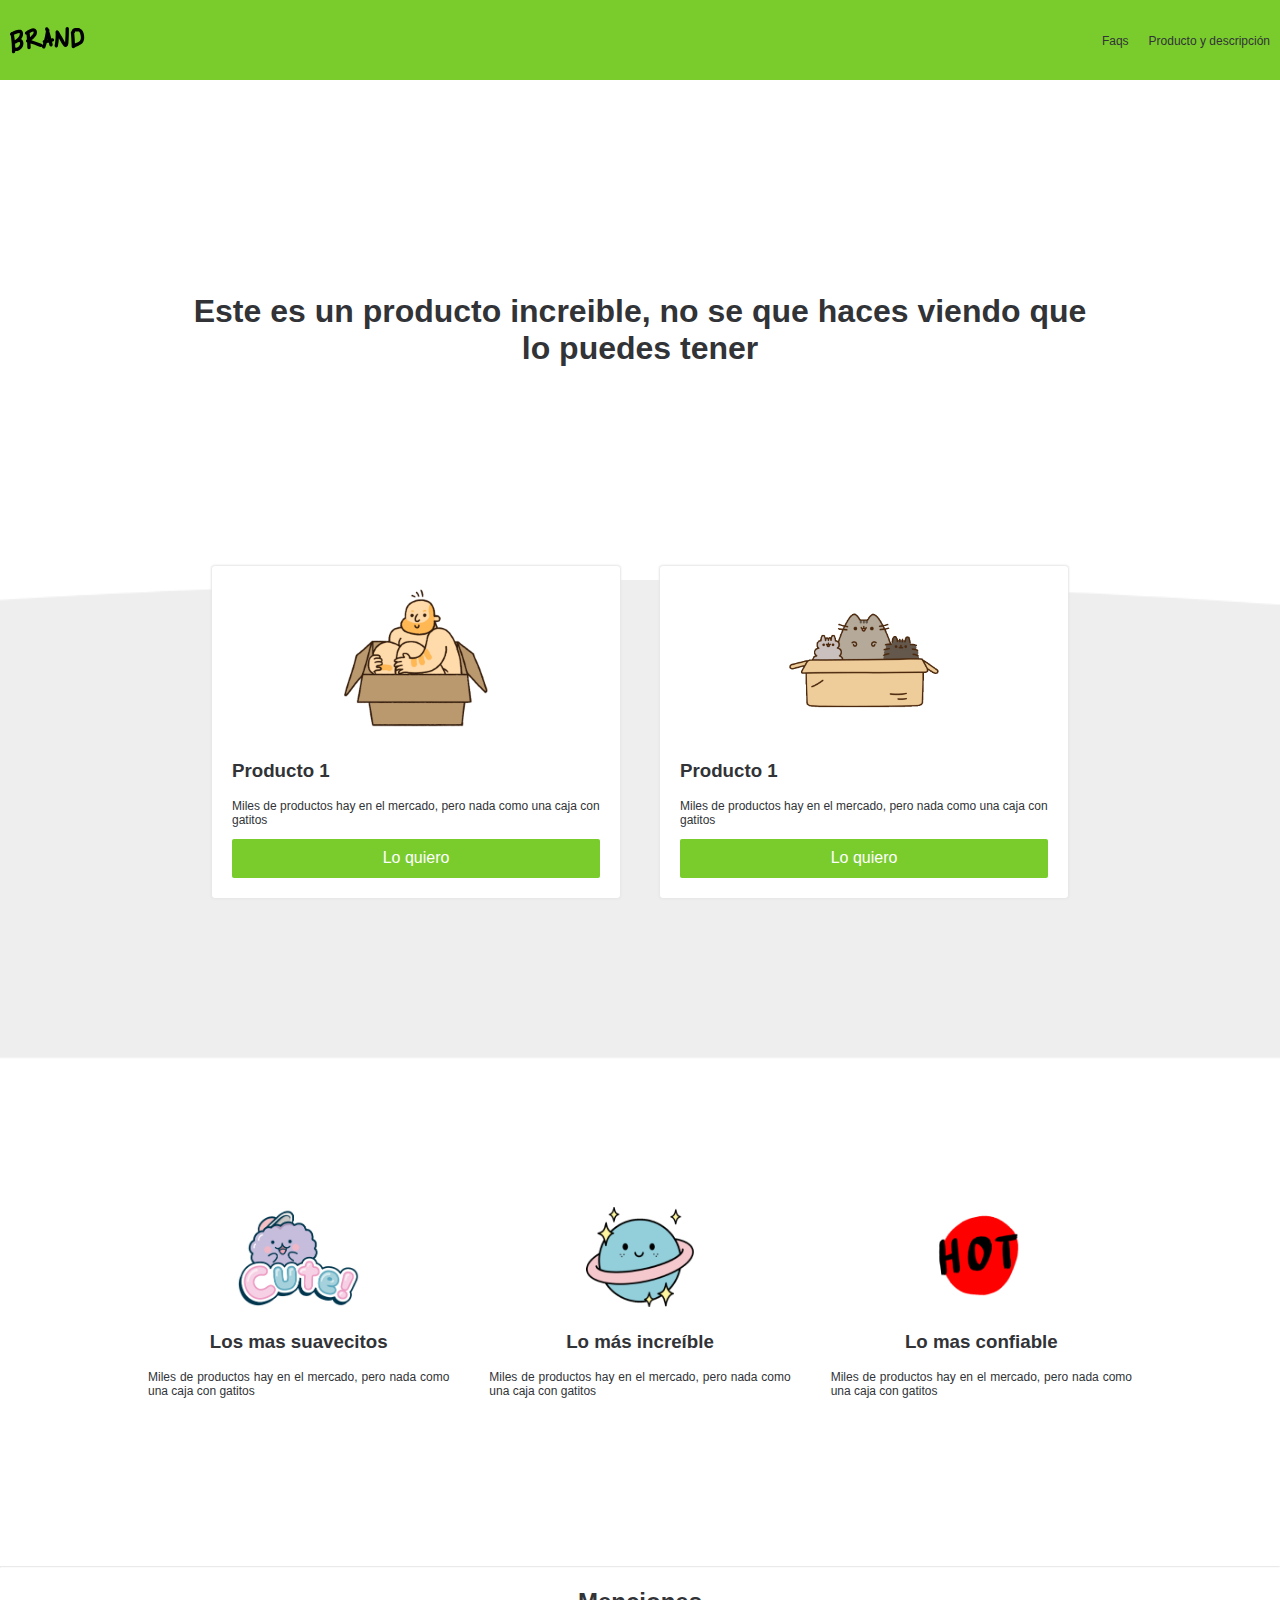
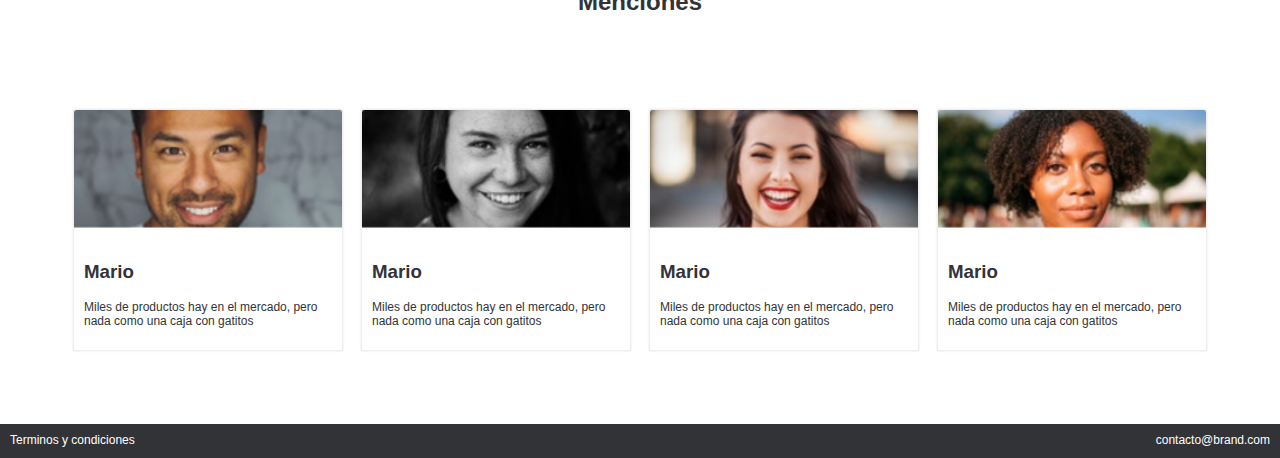
<file: images/Desarrollo_web-c13/index.html>
<!DOCTYPE html>
<html lang="en">
  <head>
    <meta charset="utf-8">
    <meta name="description" content="Este es un sitio de producto genial">
    <link rel="stylesheet" href="css/normalize.css">
    <link rel="stylesheet" href="css/estilos.css">
    <link rel="stylesheet" href="css/mobile.css">
    <title>BRAND📦</title>

  </head> <!-- Cierra head -->
  <body>
    <nav>
      <img src="images/logo.png" alt="">
      <ul>
        <li>
          <a href="#">Faqs</a></li>
        <li>
          <a href="#">Producto y descripción</a></li>
      </ul>
    </nav>
    <h1 class="main_section">
      Este es un producto increible, no se que haces viendo que lo puedes tener
    </h1>
    <!-- Inicio productos -->
    <div class="products">
      <div class="product">
        <div class="content">
          <div class="image-product">
            <img src="images/box1.png" alt="">
          </div>
          <h3>Producto 1</h3>
          <p>Miles de productos hay en el mercado, pero nada como una caja con gatitos</p>
          <button class="main_btn">
            Lo quiero
          </button>
        </div>
      </div>
      <div class="product">
        <div class="content">
          <div class="image-product">
            <img src="images/box2.png" alt="">
          </div>
          <h3>Producto 1</h3>
          <p>Miles de productos hay en el mercado, pero nada como una caja con gatitos</p>
          <button class="main_btn">
            Lo quiero
          </button>
        </div>
      </div>
    </div>
    <!-- Fin productos -->
    <!-- Inicia beneficios -->
    <div class="beneficios">
      <div class="beneficio">
        <div class="content_beneficio">
          <img src="images/b1.png" alt="">
          <h3>Los mas suavecitos</h3>
          <p class="text_beneficio">
            Miles de productos hay en el mercado, pero nada como una caja con gatitos
          </p>
        </div>
      </div>
      <div class="beneficio">
        <div class="content_beneficio">
          <img src="images/b2.png" alt="">
          <h3>Lo más increíble</h3>
          <p class="text_beneficio">
            Miles de productos hay en el mercado, pero nada como una caja con gatitos
          </p>
        </div>
      </div>
      <div class="beneficio">
        <div class="content_beneficio">
          <img src="images/b3.png" alt="">
          <h3>Lo mas confiable</h3>
          <p class="text_beneficio">
            Miles de productos hay en el mercado, pero nada como una caja con gatitos
          </p>
        </div>
      </div>
    </div>
    <!-- Fin beneficios -->
    <hr>
    <!-- Inicia menciones -->
    <h2 class="mention_title">Menciones</h2>
    <div class="mentions">
      <div class="mention">
        <div class="content_mention">
          <img src="images/p1.png" alt="">
          <div class="text">
            <h3>Mario</h3>
            <p>Miles de productos hay en el mercado, pero nada como una caja con gatitos</p>
          </div>
        </div>
      </div>
      <div class="mention">
        <div class="content_mention">
          <img src="images/p2.png" alt="">
          <div class="text">
            <h3>Mario</h3>
            <p>Miles de productos hay en el mercado, pero nada como una caja con gatitos</p>
          </div>
        </div>
      </div>
      <div class="mention">
        <div class="content_mention">
          <img src="images/p3.png" alt="">
          <div class="text">
            <h3>Mario</h3>
            <p>Miles de productos hay en el mercado, pero nada como una caja con gatitos</p>
          </div>
        </div>
      </div>
      <div class="mention">
        <div class="content_mention">
          <img src="images/p4.png" alt="">
          <div class="text">
            <h3>Mario</h3>
            <p>Miles de productos hay en el mercado, pero nada como una caja con gatitos</p>
          </div>
        </div>
      </div>
    </div>
    <!-- Fin de menciones -->
    <!-- Inicio de footer -->
    <footer>
      <div class="option">Terminos y condiciones</div>
      <div class="option">contacto@brand.com</div>
    </footer>
    <!-- Fin de Footer -->

    <!-- Script -->
    <script src="scripts/script.js"></script>
  </body> <!-- Cierra body -->
</html> <!-- Cierra html -->
</file>
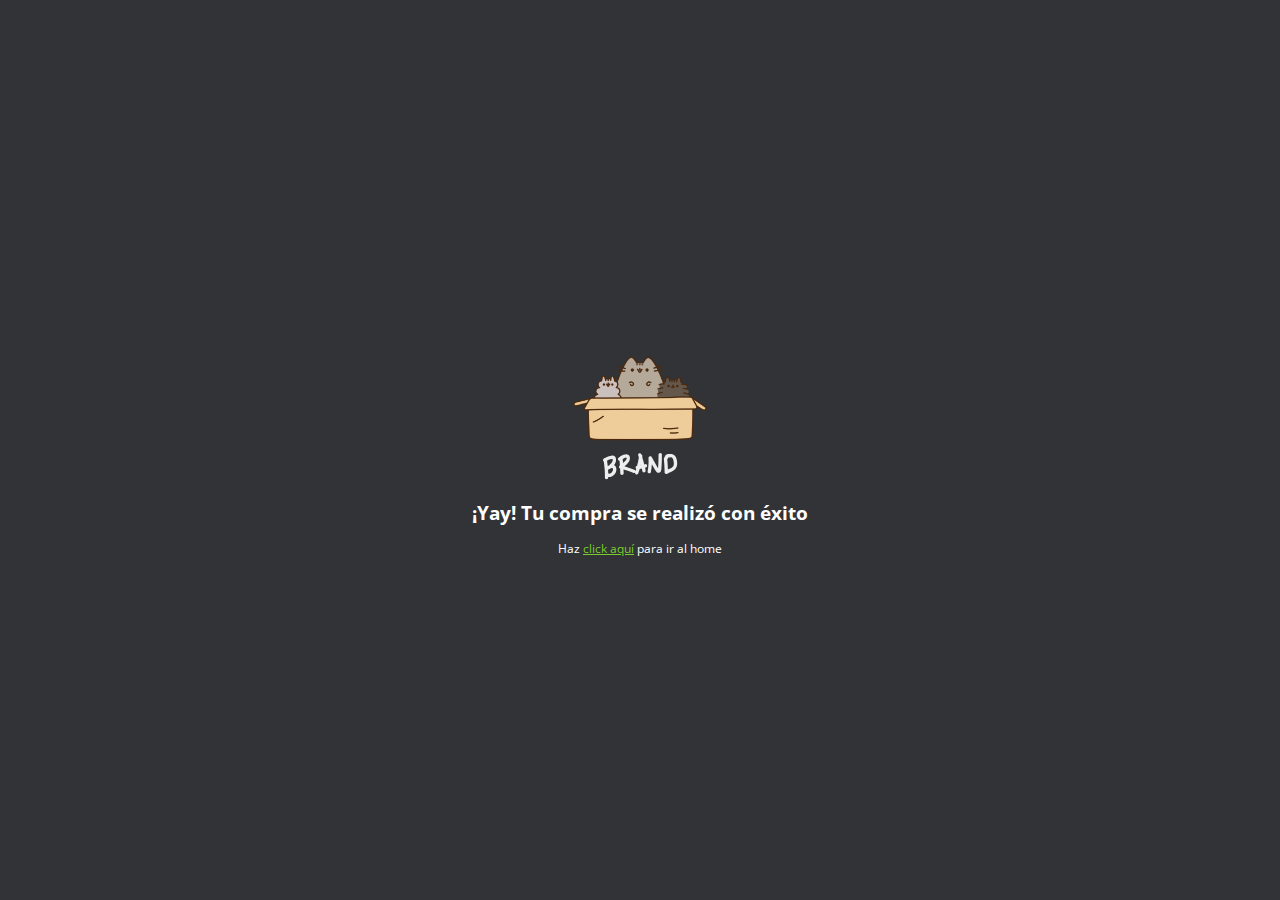
<file: exito.html>
<!DOCTYPE html>
<html lang="es">
<head>
    <meta charset="UTF-8">
    <meta name="viewport" content="width=device-width, initial-scale=1.0">
    <link rel="stylesheet" href="css/normalize.css">
    <link rel="stylesheet" href="css/estilos.css">
    <link rel="stylesheet" href="css/animation.css">
    <link rel="stylesheet" href="css/paypal.css">
    <title>Exito</title>
</head>
<body>
    <div class="content-paypal">
        <img src="images/box_brand.png" alt="">
        <h3>¡Yay! Tu compra se realizó con éxito</h3>
        <p>Haz <a href="">click aquí</a>  para ir al home</p>
    </div>

</body>
</html>
</file>
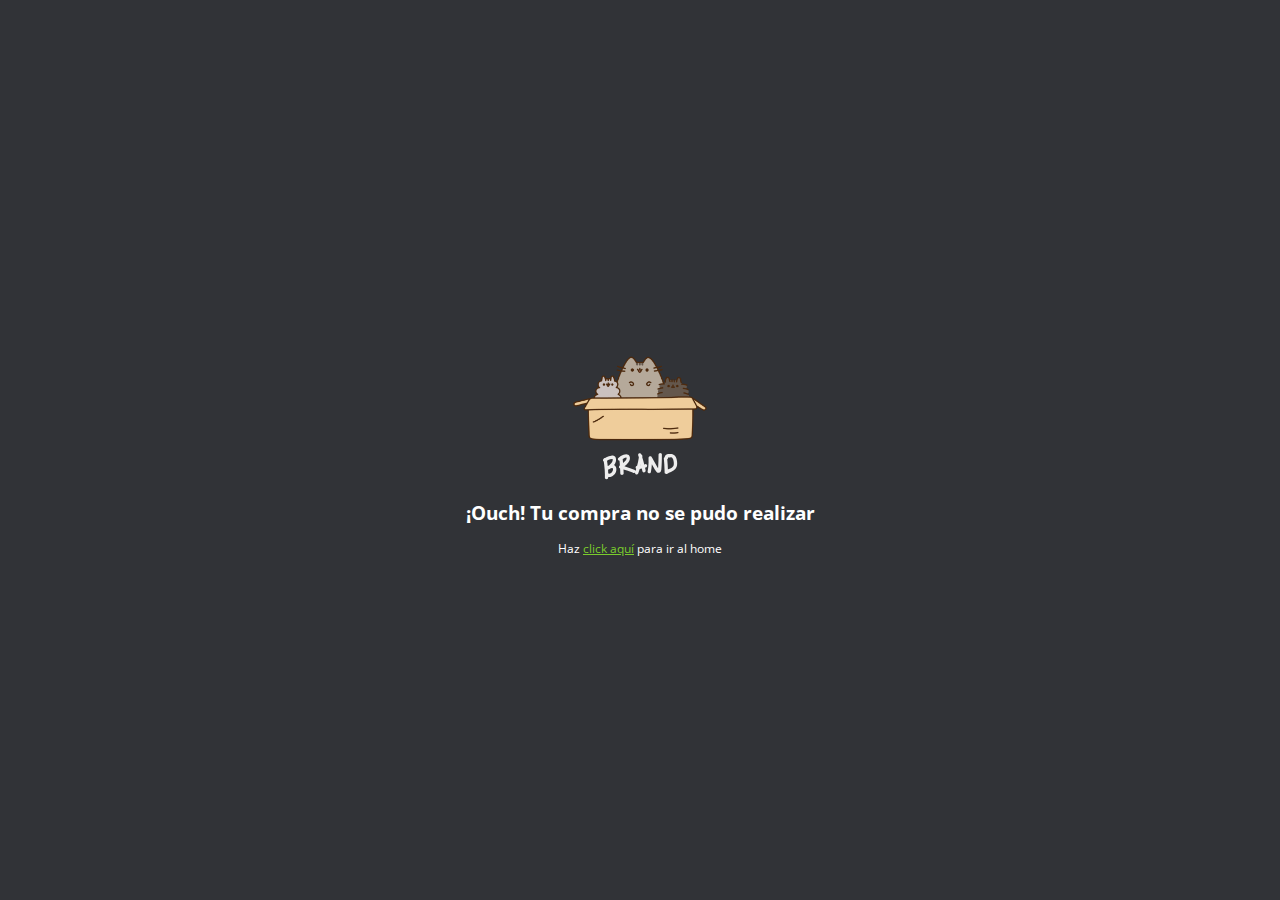
<file: falla.html>
<!DOCTYPE html>
<html lang="es">
<head>
    <meta charset="UTF-8">
    <meta name="viewport" content="width=device-width, initial-scale=1.0">
    <link rel="stylesheet" href="css/normalize.css">
    <link rel="stylesheet" href="css/estilos.css">
    <link rel="stylesheet" href="css/animation.css">
    <link rel="stylesheet" href="css/paypal.css">
    <title>Exito</title>
</head>
<body>
    <div class="content-paypal">
        <img src="images/box_brand.png" alt="">
        <h3>¡Ouch! Tu compra no se  pudo realizar</h3>
        <p>Haz <a href="">click aquí</a>  para ir al home</p>
    </div>

</body>
</html>
</file>
<file: images/Desarrollo_web-c13/css/estilos.css>
/*
#  ·················
#  ··_______________
#  ·/·___/·___/·___/
#  /·/__(__··|__··)·
#  \___/____/____/··
#  ·················
*/

/*------ Variables */
:root{
  /*------ Colores */
  --green-color: #7ACC2D;
  --black-color: #313337;
  --white-color: white;
  /*------ Tipografía */
  --normal:12px;
  /*------ Espaciado */
  --space:10px;
  --space-2:20px;
}

/* -------------------------------------------  */
html, body{
  margin:0;
  padding: 0;
  font-family: helvetica;
  color: var(--black-color);
}

p{
  font-size: var(--normal);
}

nav{
  display: flex;
  justify-content: space-between;
  align-items: center;
  width: 100%;
  padding: var(--space);
  min-height: 60px;
  background-color: var(--green-color);
}

nav a{
  text-decoration: none;
  color: var(--black-color);
  font-size: var(--normal);
}

nav a:hover{
  color: var(--white-color);
}

nav ul {
  display: flex;
}

nav ul li{
  padding-right: 20px;
  list-style: none;
}

hr{
  opacity: .2;
}

/* ------------------------------------------- MAIN SECTION */

.main_section{
  text-align: center;
  padding: 15%;
}

/* -------------------------------------------  PRODUCTOS */

.products{
  background-image: url("../images/curve.png");
  padding: 15%;
  background-position: center top;
  background-repeat: no-repeat;
  display: flex;
  height: 95px;
  background-size: cover;

}

.product{
  padding: 20px;
  margin-top: -226px;
}

.image-product{
  text-align: center;
}

.content{
  padding: 20px;
  background: var(--white-color);
  border-radius: 3px;
  box-shadow: 0px 0 2px 1px #e6e5e9;
}

.main_btn{
  padding: var(--space);
  background-color: var(--green-color);
  width: 100%;
  border: 0px;
  border-radius: 2px;
  cursor: pointer;
  color: var(--white-color);
}
.main_btn:hover{
  background-color: #63a426;
}

/* Beneficios */
.beneficios{
  padding: 10%;
  display: flex;
}

.beneficio{
  text-align: center;
  padding: 20px;
}

.beneficio img{
  max-height: 100px
}

.text_beneficio{
  text-align: justify;
}

/* Mentions */
.mentions{
  display: flex;
  padding: 5%;
}
.mention img{
  width: 100%;
}
h2.mention_title{
  text-align: center;
}
.mention{
  padding: var(--space);
}
.content_mention{
  box-shadow: 0px 0 2px 1px #e6e5e9;
}
.mention .text{
  padding: var(--space);
}

/* ------------------------------------------- Footer */
footer{
  display: flex;
  justify-content: space-between;
  font-size: var(--normal);
  background-color: var(--black-color);
  padding: var(--space);
  color: var(--white-color);
}
</file>
<file: images/Desarrollo_web-c13/css/mobile.css>
@media (max-width: 600px) {

  .products{
    display: inherit;
    height: auto;
  }
  .product{
    margin-top: auto;
  }
  .main_section{
    padding: 4%;
  }
  .beneficios, .mentions{
    display: inherit;
  }


}
</file>
<file: css/estilos.css>
@import url('https://fonts.googleapis.com/css2?family=Open+Sans:wght@400;700&display=swap');

/* -----------------------------------------Variales */
:root{
    --green-color:#7acc2d;
    --white-color:white;
    --black-color:#313337;

    /* Tipografía */
    --normal:12px;
    /* Espaciado */
    --space:10px;
    /* Box shadow */
    --box: 0px 0 2px 1px #e6e5e9;
}
/* -----------------------------------------Variales */


html, body{
    padding: 0;
    margin: 0;
    font-family: 'Open Sans', sans-serif;
    color: var(--black-color);
}

p, label{
    font-size: var(--normal);
}


nav{
    display: flex;
    background-color: var(--green-color);
    padding: 10px;
    color: white;
    justify-content: space-between;
    align-items: center;
}

nav ul{
    display: flex;
}

nav li{
    padding-left: 20px;
    list-style: none;
}

nav li a{
 color: var(--black-color);   
 text-decoration: none;
}

nav li a:hover{
    color: var(--white-color);
}

/* -------------------------------------------------- Main section  */

.main-section{
    text-align: center;
    padding: 10%;
    height: 250px;
    display: flex;
    justify-content: center;
}
.main-section h1{
    width: 700px;
}

.products{
    background-image: url("../images/curve.png");
    padding: 15%;
    height: 250px;
    padding: 50px 0; 
    background-position: center top;
    background-repeat: no-repeat;
    display: flex;
    background-size: cover;
    
    flex-wrap: wrap;
    /* para que funcione se tiene que usar display: flex; */
    justify-content: center; 
}

.product{
    padding: 20px;
    margin-top: -200px;
    font-size: var(--normal);
    width: 240px;
}

.content{
    padding: 20px;
    background-color: var(--white-color);
    border-radius: 3px;
    box-shadow: var(--box);
}

.img-content{
    text-align: center;
}

.main-button{
    background-color: var(--green-color);
    width: 100%;
    padding: var(--space);
    /* font-size: var(--normal); */
    color: var(--white-color);
    border: 0;
    cursor: pointer;
    border-radius: 2px;
}

.main-button:hover{
    background-color: #5e9e22;
}

.benefits{
    display: flex;
    justify-content: center;
    flex-wrap: wrap;
    border-bottom: 1px solid #EEEEEE;
    padding: 100px 50px 50px 50px;
}

.benefit{
    width: 210px;
    padding:10px;
}

.mentions{
    /* border: 1px solid red; */
    padding: 60px;
}


.mentions h1{
    text-align: center;
    /* border: 1px solid red; */
}

.mention-wrapper{
    display: flex;
    justify-content: center;
    /* border: 1px solid red; */
    flex-wrap: wrap;
    padding: 20px;
}

.mention{
    width: 239px;
    height: 190px;
    margin: 15px 5px;
    /* margin-bottom: 115px; */
    /* border: 1px solid red; */
    box-shadow: var(--box);
}

.mention h2{
    font-size: 17px;
    color: var(--black-color);
    margin: 6px;
}

.mention p{
    font-size: var(--normal);
    color: var(--black-color);
    margin: 6px;
}
/* --------------------------------------------------------- Venta */

.modulo-pago{
    background-color: var(--white-color);
    box-shadow: var(--box);
    padding: var(--space);
}

.modulo-pago-images img{
    max-width: 150px;
}

.modulo-pago-images{
    text-align: center;
}

.data{
    margin-top: var(--space);
    width: 100%;
    height: 35px;
    border-radius: 2px;
    border: 1px solid var(--black-color);
    box-sizing: border-box; /*para que la propiedad width:100% sepa de donde tomar ese 100%*/
}

.modulo-pago .main-button{
    margin-top: 10px;
}

/* --------------------------------------------------------- Footer */
.footer{
    background-color: var(--black-color);
    height: 60px;
    display: flex;
    justify-content: space-between;
    align-items: center;
}
.footer a{
    text-decoration: none;
    color: var(--green-color);
    padding: 16px;
}
</file>
<file: css/animation.css>
.fadeIn{
    /*asegura que todos estos valores se puedan cumplir pack ya predefinido
     para acoplarlos a los nuevos navegadores, a los viejos y que tus animaciones se puedan ver*/
    -webkit-animation-duration: 5s;
    animation-duration: 5s;
    /*animation-fill-mode: both; ejecutar los key frames tanto de ida como de regreso*/
    animation-fill-mode: both;
    -webkit-animation-fill-mode: both; 
    /*animation-name porque hacer animacion con este metodo requiere de los keyFrames*/
    -webkit-animation-name: fadeIn;
    animation-name: fadeIn; 
}
@keyframes fadeIn{
    from{
        opacity: 0;
    }
    to{
        opacity: 1;
    }
}

/* -----------------Aqui empieza fadeInDown */
.fadeInDown{
    -webkit-animation-duration: 1s;
    animation-duration: 1s;
    animation-fill-mode: both;
    -webkit-animation-fill-mode: both; 
    -webkit-animation-name: fadeInDown;
    animation-name: fadeInDown; 
}

@keyframes fadeInDown{
    from{
        opacity: 0;
        -webkit-transform: translate3d(0,-100%,0);
        transform: translate3d(0,-100%,0);
    }
    to{
        opacity: 1;
        -webkit-transform: translate3d(0,0,0);
        transform: translate3d(0,0,0);
    }
}
/* -----------------Aqui termina fadeInDown */

/* -----------------Aqui empieza fadeInUP */

.fadeInUp{
    -webkit-animation-duration: 1s;
    animation-duration: 1s;
    animation-fill-mode: both;
    -webkit-animation-fill-mode: both; 
    -webkit-animation-name: fadeInUp;
    animation-name: fadeInUp; 
}

@keyframes fadeInUp{
    from{
        opacity: 0;
        -webkit-transform: translate3d(0,100%,0);
        transform: translate3d(0,100%,0);
    }
    to{
        opacity: 1;
        -webkit-transform: translate3d(0,0,0);
        transform: translate3d(0,0,0);
    }
}
/* -----------------Aqui termina fadeInUP */
</file>
<file: css/paypal.css>
body{
    background-color: var(--black-color);
    text-align: center;
    color: var(--white-color);
    display: flex;
    justify-content: center;
    align-items: center;
    height: 100vh;
}
.content-paypal a{
    color: var(--green-color);
}
</file>
